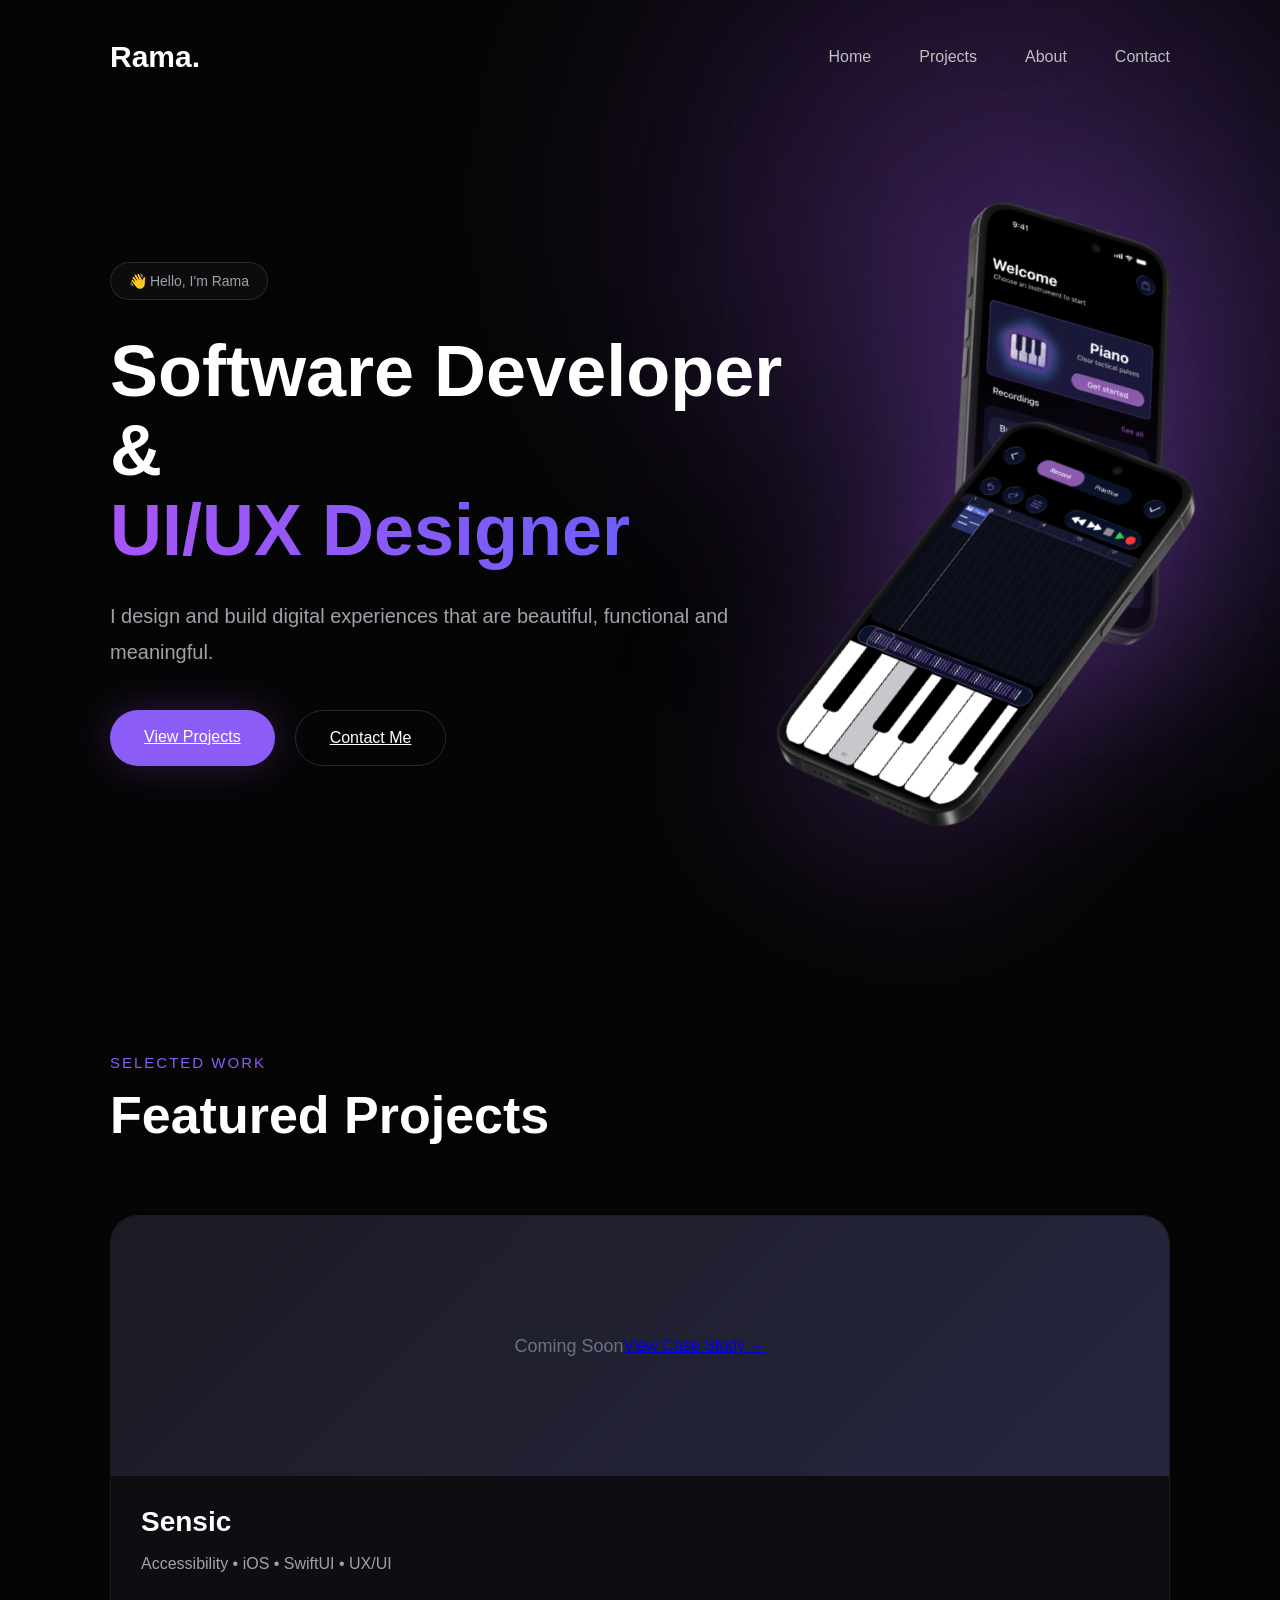
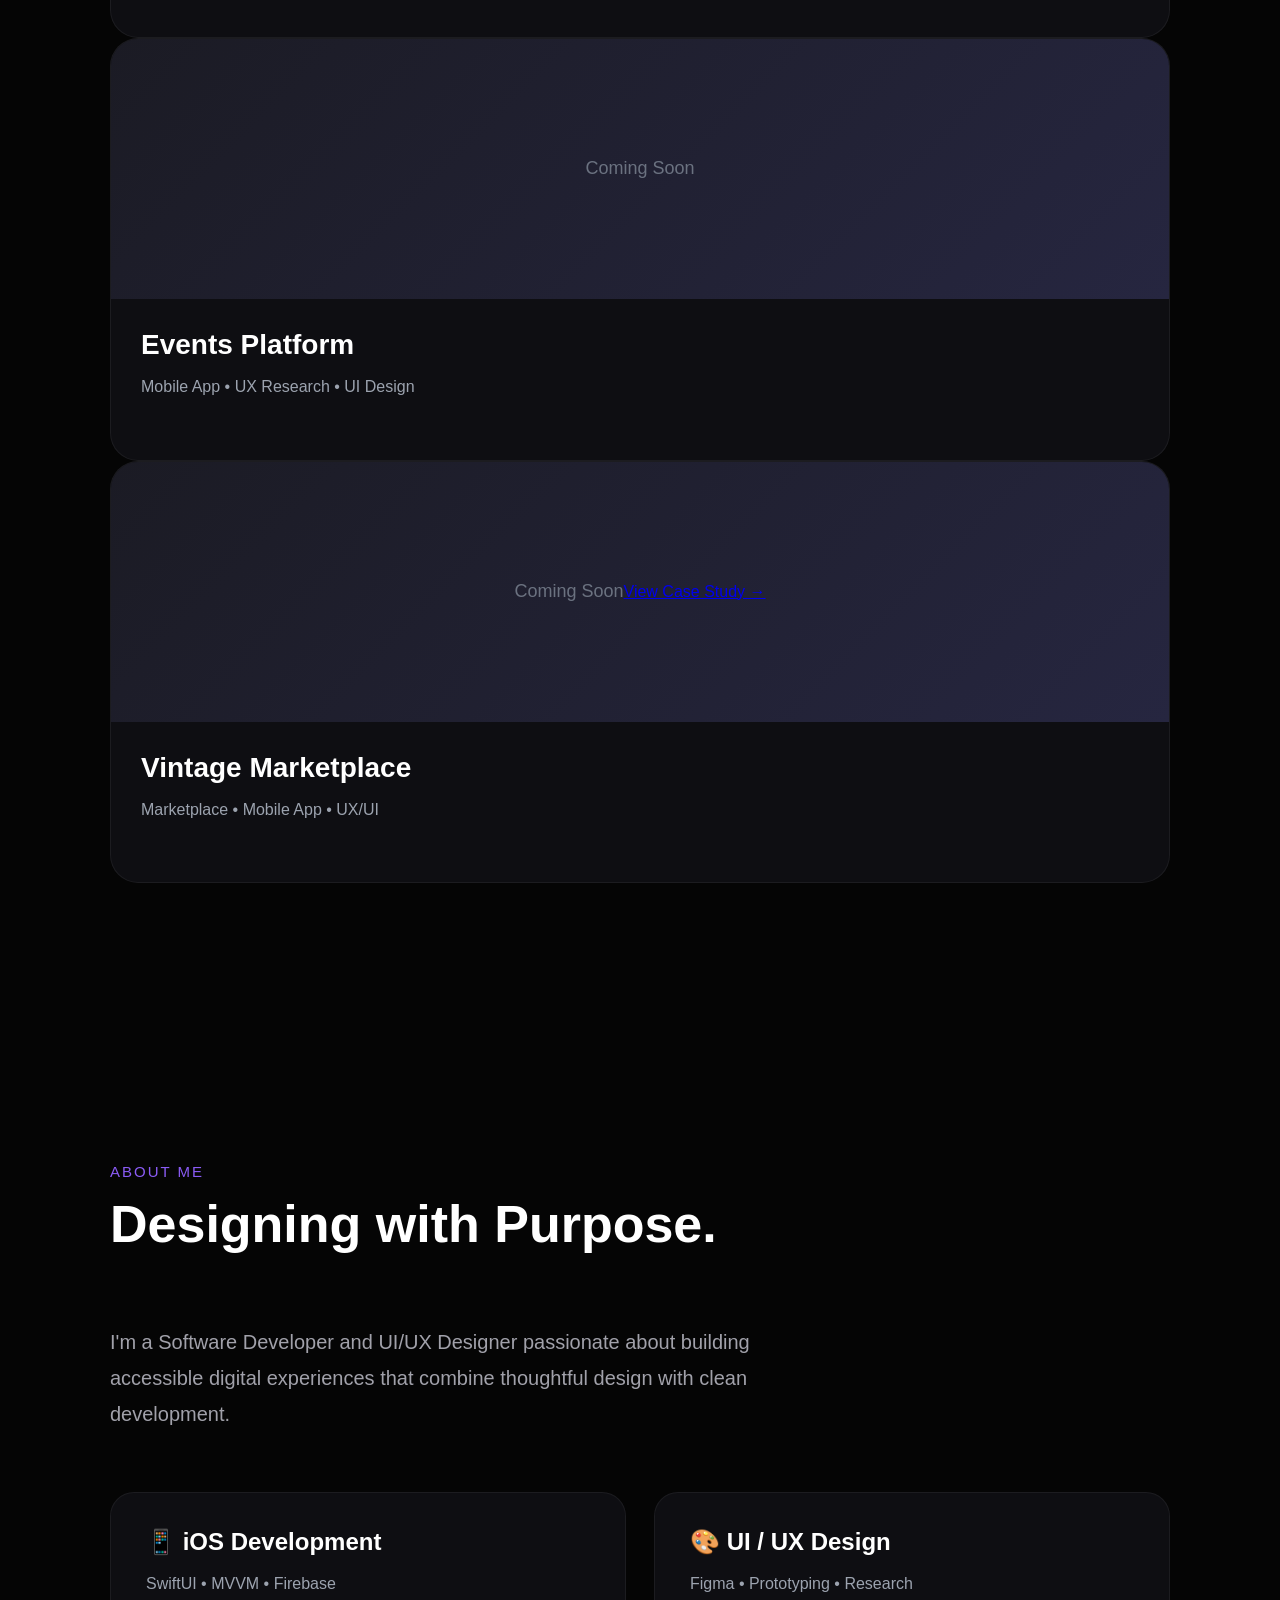
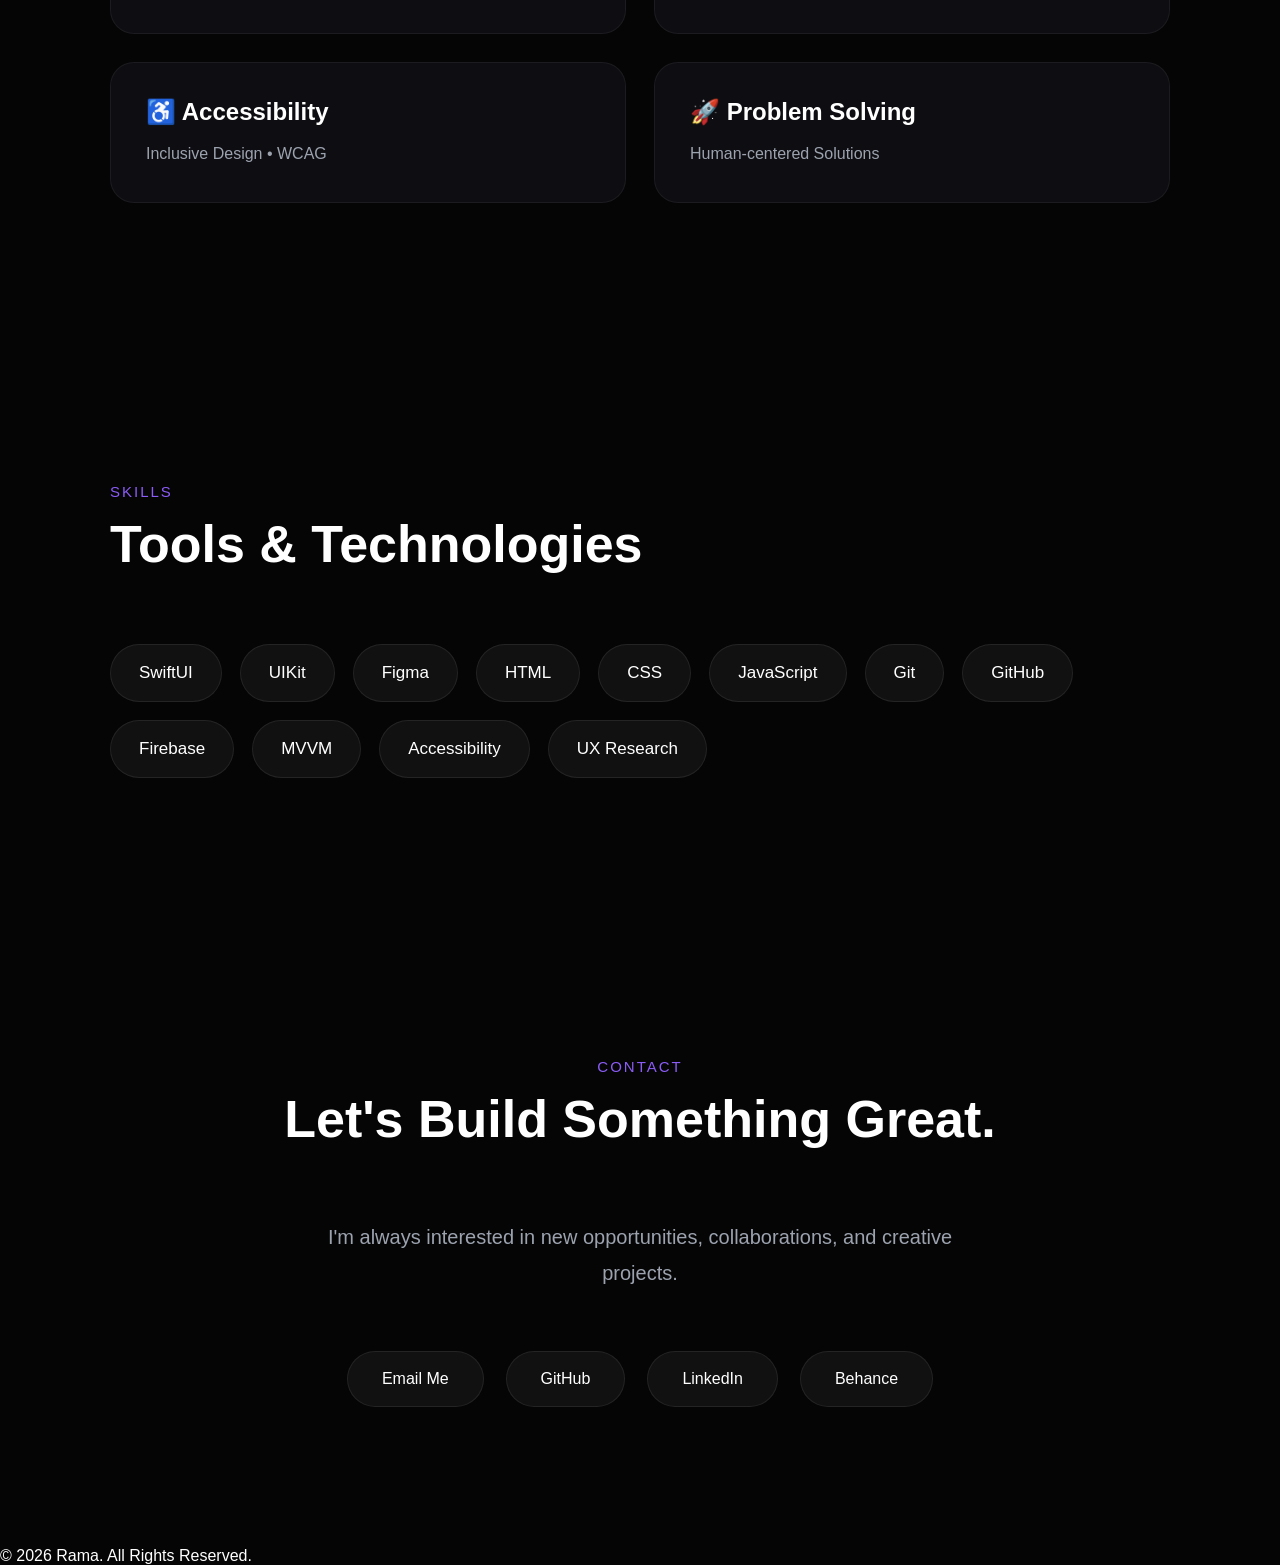
<file: index.html>
<!DOCTYPE html>
<html lang="en">
<head>
    <meta charset="UTF-8">
    <meta name="viewport" content="width=device-width, initial-scale=1.0">
    <title>rama Portfolio</title>

    <link rel="stylesheet" href="style.css">
</head>

<body>
<nav>

   <h2 class="logo">Rama.</h2>

    <ul>

        <li><a href="#hero">Home</a></li>

        <li><a href="#projects">Projects</a></li>

        <li><a href="#about">About</a></li>

        <li><a href="#contact">Contact</a></li>

    </ul>

</nav>
<section id="hero">

    <div class="hero-content">

        <p class="tag">
            👋 Hello, I'm Rama
        </p>

        <h1>
    Software Developer &
    <br>
    <span>UI/UX Designer</span>
</h1>
        <p class="description">

            I design and build digital experiences
            that are beautiful, functional and meaningful.

        </p>

        <div class="buttons">

           <a href="#projects" class="primary-btn">

            View Projects

           </a>

          <a href="#contact" class="secondary-btn">

            Contact Me

           </a>
        </div>

    </div>
<div class="hero-image">

    <img class="phone-left" src="./mockupleft.png" alt="Sensic App">

    <img class="phone-right" src="./mockupright.png" alt="Sensic App">

  </div>
</section>

<section id="projects">

    <div class="section-title">

        <p>Selected Work</p>

        <h2>Featured Projects</h2>

    </div>

    <div class="project-card">

    <div class="project-image project-1">

        <div class="project-overlay">

            <a href="./projects/sensic.html">
                View Case Study →
            </a>
        </div>

    </div>

    <div class="project-content">

        <h3>Sensic</h3>

        <p>
            Accessibility • iOS • SwiftUI • UX/UI
        </p>

    </div>

</div>
        <div class="project-card">

    <div class="project-image project-2">

        <div class="project-overlay">

       
        </div>

    </div>

    <div class="project-content">

        <h3>Events Platform</h3>

        <p>
            Mobile App • UX Research • UI Design
        </p>

    </div>

</div>
      <div class="project-card">

    <div class="project-image project-3">

        <div class="project-overlay">

            <a href="#">View Case Study →</a>

        </div>

    </div>

    <div class="project-content">

        <h3>Vintage Marketplace</h3>

        <p>
            Marketplace • Mobile App • UX/UI
        </p>

    </div>

</div>

</section>

<section id="about">

    <div class="section-title">

        <p>About Me</p>

        <h2>Designing with Purpose.</h2>

    </div>

    <p class="about-description">

        I'm a Software Developer and UI/UX Designer passionate about
        building accessible digital experiences that combine
        thoughtful design with clean development.

    </p>

    <div class="about-grid">

        <div class="about-card">

            <h3>📱 iOS Development</h3>

            <p>SwiftUI • MVVM • Firebase</p>

        </div>

        <div class="about-card">

            <h3>🎨 UI / UX Design</h3>

            <p>Figma • Prototyping • Research</p>

        </div>

        <div class="about-card">

            <h3>♿ Accessibility</h3>

            <p>Inclusive Design • WCAG</p>

        </div>

        <div class="about-card">

            <h3>🚀 Problem Solving</h3>

            <p>Human-centered Solutions</p>

        </div>

    </div>

</section>

<section id="skills">

    <div class="section-title">

        <p>Skills</p>

        <h2>Tools & Technologies</h2>

    </div>

    <div class="skills-grid">

        <div class="skill">SwiftUI</div>

        <div class="skill">UIKit</div>

        <div class="skill">Figma</div>

        <div class="skill">HTML</div>

        <div class="skill">CSS</div>

        <div class="skill">JavaScript</div>

        <div class="skill">Git</div>

        <div class="skill">GitHub</div>

        <div class="skill">Firebase</div>

        <div class="skill">MVVM</div>

        <div class="skill">Accessibility</div>

        <div class="skill">UX Research</div>

    </div>

</section>

<section id="contact">

    <div class="section-title">

        <p>Contact</p>

        <h2>Let's Build Something Great.</h2>

    </div>

    <p class="contact-text">

        I'm always interested in new opportunities,
        collaborations, and creative projects.

    </p>

    <div class="contact-buttons">

        <a href="mailto:ramabader891919@gmail.com" class="contact-btn">
            Email Me
        </a>

        <a href="https://github.com/ramab8919" class="contact-btn">
            GitHub
        </a>

        <a href="#">
            LinkedIn
        </a>

        <a href="#">
            Behance
        </a>

    </div>

</section>
<footer>

    <p>
        © 2026 Rama. All Rights Reserved.
    </p>

</footer>
<script src="script.js"></script>

</body>
</html>
</file>
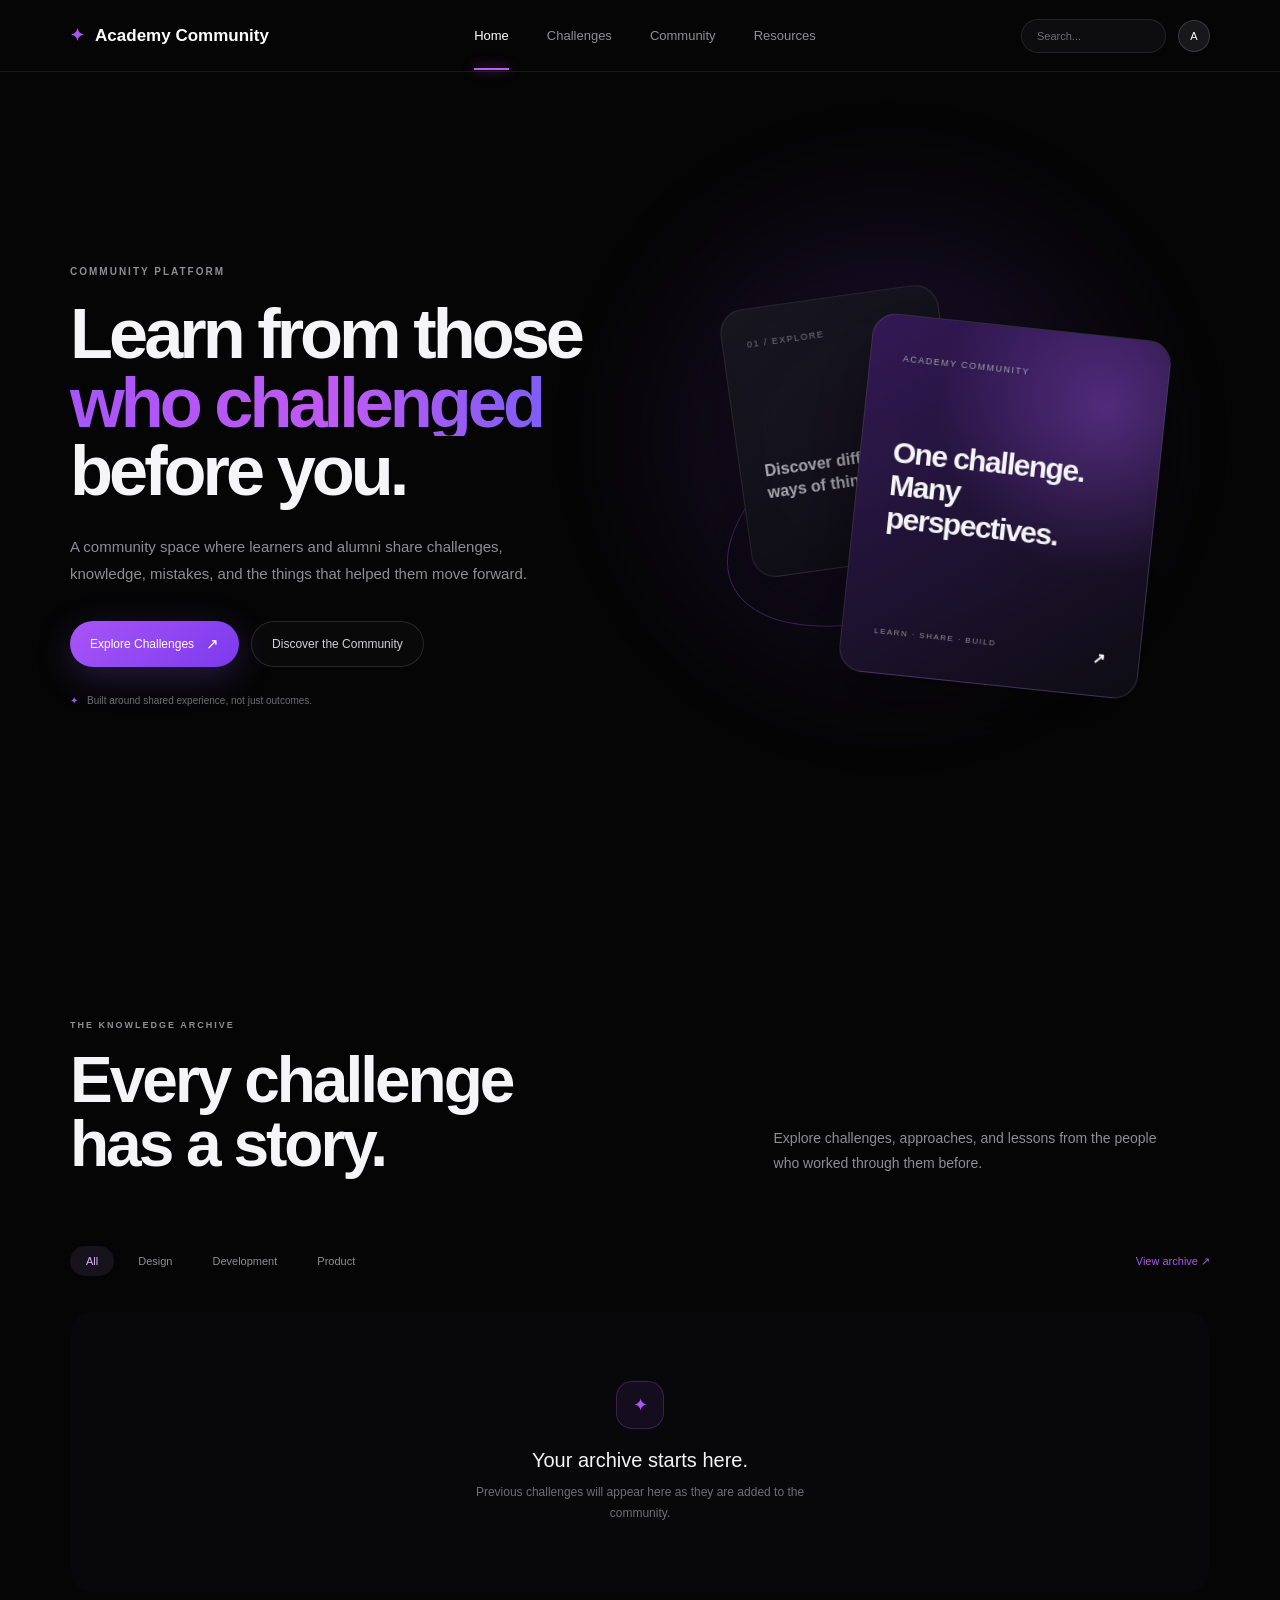
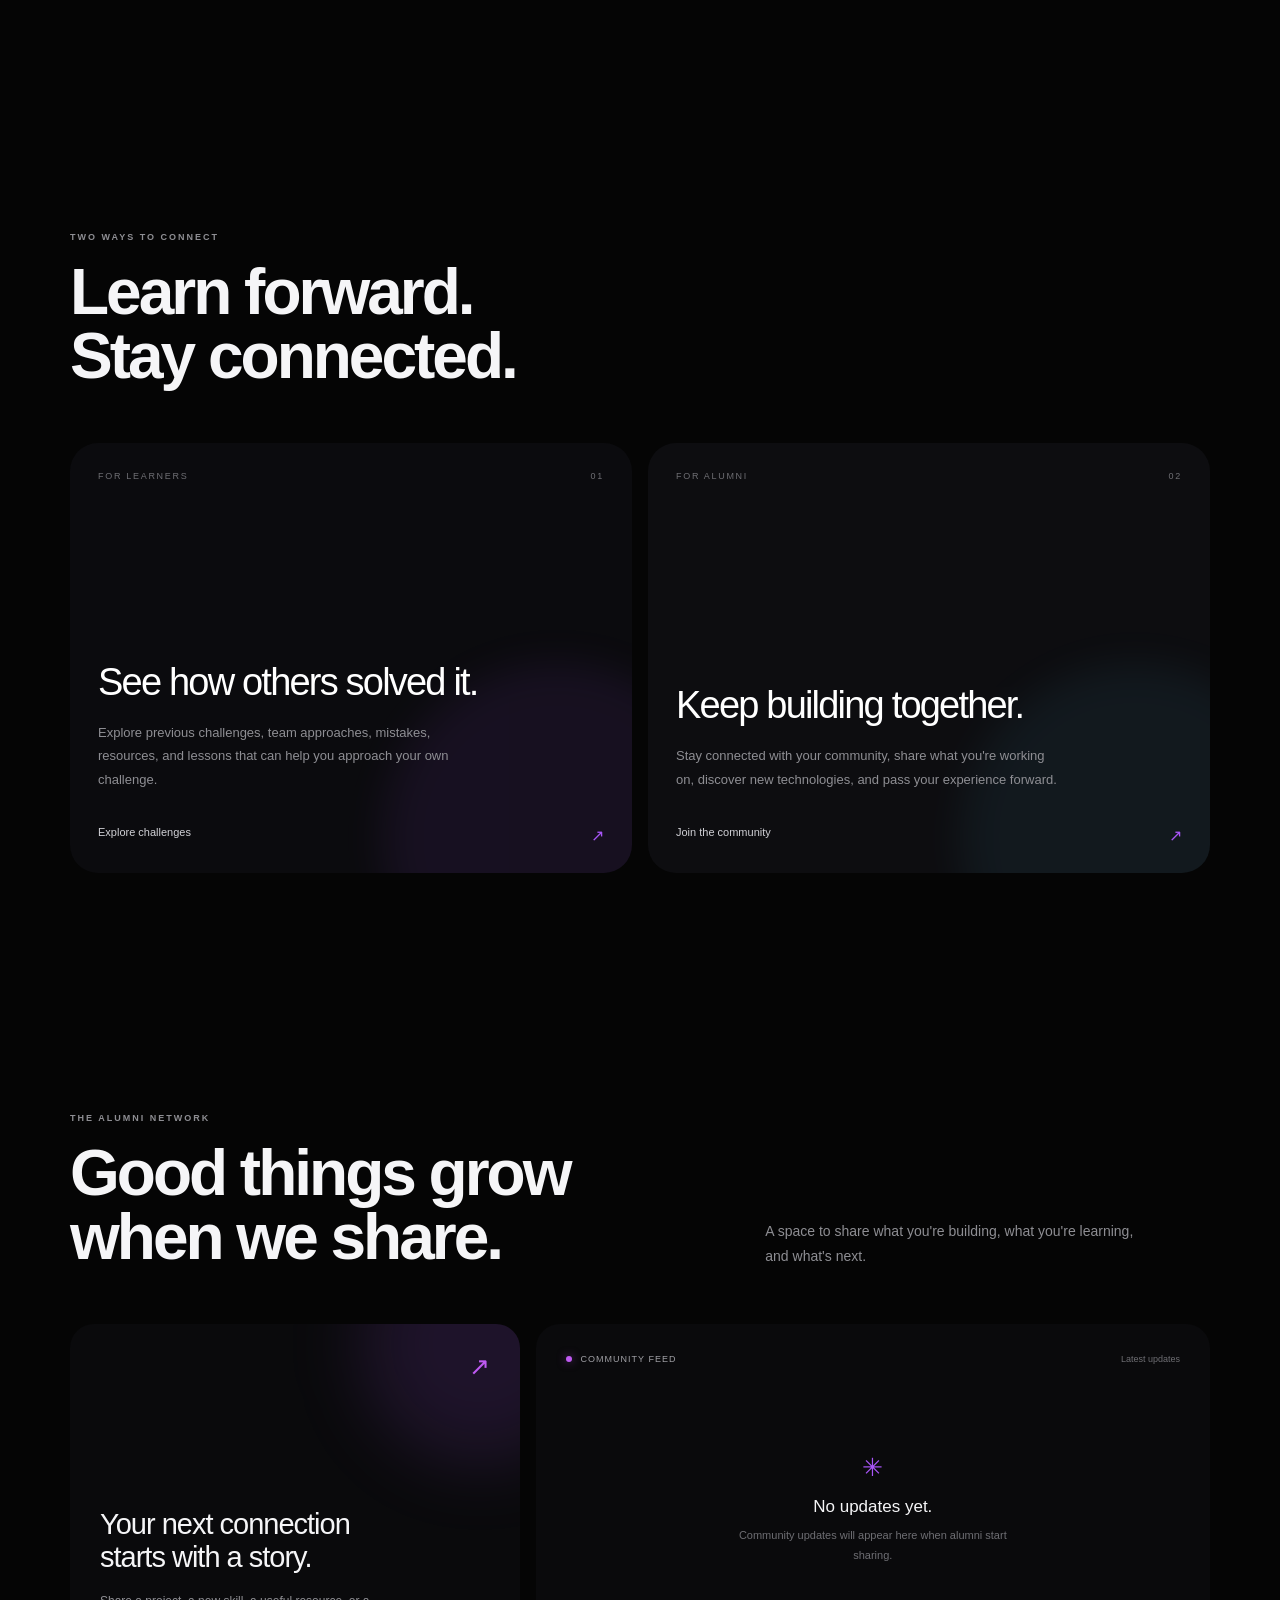
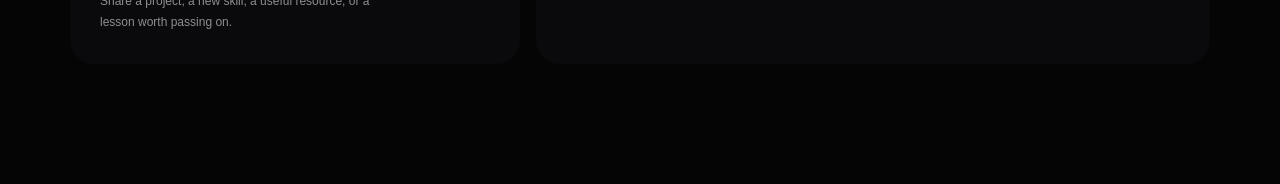
<file: projects/academy-community/index.html>
<!DOCTYPE html>
<html lang="en">

<head>
    <meta charset="UTF-8">
    <meta name="viewport" content="width=device-width, initial-scale=1.0">

    <title>Academy Community</title>

    <link rel="stylesheet" href="style.css">
</head>

<body>

    <header class="site-header">

        <a href="#" class="logo">
            <span>✦</span>
            Academy Community
        </a>

        <nav class="main-nav">

            <a href="#" class="active">Home</a>
            <a href="#">Challenges</a>
            <a href="#">Community</a>
            <a href="#">Resources</a>

        </nav>

        <div class="header-actions">

            <button class="search-button">
                Search...
            </button>

            <button class="profile-button">
                A
            </button>

        </div>

    </header>
    <main>

    <section class="hero">

        <div class="hero-content">

            <p class="hero-eyebrow">
                COMMUNITY PLATFORM
            </p>

            <h1>
                Learn from those
                <span>who challenged</span>
                before you.
            </h1>

            <p class="hero-description">
                A community space where learners and alumni
                share challenges, knowledge, mistakes, and
                the things that helped them move forward.
            </p>

            <div class="hero-buttons">

                <a href="#" class="primary-button">
                    Explore Challenges
                    <span>↗</span>
                </a>

                <a href="#" class="secondary-button">
                    Discover the Community
                </a>

            </div>

            <div class="hero-note">
                <span>✦</span>
                Built around shared experience, not just outcomes.
            </div>

        </div>


        <div class="hero-visual">

            <div class="hero-orbit orbit-one"></div>
            <div class="hero-orbit orbit-two"></div>

            <div class="hero-card card-back">

                <span>01 / EXPLORE</span>

                <strong>
                    Discover different
                    ways of thinking.
                </strong>

            </div>


            <div class="hero-card card-main">

                <small>
                    ACADEMY COMMUNITY
                </small>

                <h2>
                    One challenge.
                    <br>
                    Many perspectives.
                </h2>

                <span class="card-bottom">
                    LEARN · SHARE · BUILD
                    <b>↗</b>
                </span>

            </div>

        </div>

    </section>

    

    <section class="archive">

    <div class="section-heading">

        <div>
            <p class="eyebrow">THE KNOWLEDGE ARCHIVE</p>

            <h2>
                Every challenge<br>
                has a story.
            </h2>
        </div>

        <p>
            Explore challenges, approaches, and lessons
            from the people who worked through them before.
        </p>

    </div>


    <div class="archive-header">

        <div class="archive-filters">
            <button class="filter active">All</button>
            <button class="filter">Design</button>
            <button class="filter">Development</button>
            <button class="filter">Product</button>
        </div>

        <button class="archive-link">
            View archive ↗
        </button>

    </div>


    <div class="archive-empty">

        <div class="empty-icon">
            ✦
        </div>

        <h3>
            Your archive starts here.
        </h3>

        <p>
            Previous challenges will appear here as they are
            added to the community.
        </p>

    </div>

</section>



<section class="paths">

    <div class="paths-intro">
        <p class="eyebrow">TWO WAYS TO CONNECT</p>

        <h2>
            Learn forward.<br>
            Stay connected.
        </h2>
    </div>


    <div class="path-grid">

        <a href="#" class="path-card learner">

            <div class="path-top">
                <span>FOR LEARNERS</span>
                <span>01</span>
            </div>

            <div class="path-content">

                <h3>
                    See how others
                    solved it.
                </h3>

                <p>
                    Explore previous challenges, team approaches,
                    mistakes, resources, and lessons that can help
                    you approach your own challenge.
                </p>

            </div>

            <div class="path-action">
                Explore challenges
                <span>↗</span>
            </div>

        </a>


        <a href="#" class="path-card alumni">

            <div class="path-top">
                <span>FOR ALUMNI</span>
                <span>02</span>
            </div>

            <div class="path-content">

                <h3>
                    Keep building
                    together.
                </h3>

                <p>
                    Stay connected with your community, share what
                    you're working on, discover new technologies,
                    and pass your experience forward.
                </p>

            </div>

            <div class="path-action">
                Join the community
                <span>↗</span>
            </div>

        </a>

    </div>

</section>
<section class="alumni-section" id="community">

    <div class="alumni-heading">
        <div>
            <p class="eyebrow">THE ALUMNI NETWORK</p>

            <h2>
                Good things grow<br>
                when we share.
            </h2>
        </div>

        <p>
            A space to share what you're building,
            what you're learning, and what's next.
        </p>
    </div>

    <div class="alumni-content">

        <div class="alumni-intro">
            <span class="alumni-symbol">↗</span>

            <h3>
                Your next connection<br>
                starts with a story.
            </h3>

            <p>
                Share a project, a new skill, a useful resource,
                or a lesson worth passing on.
            </p>
        </div>

        <div class="alumni-feed">

            <div class="feed-header">
                <div>
                    <span class="feed-indicator"></span>
                    COMMUNITY FEED
                </div>

                <span>Latest updates</span>
            </div>

            <div class="feed-empty">
                <span>✳</span>

                <h3>No updates yet.</h3>

                <p>
                    Community updates will appear here
                    when alumni start sharing.
                </p>
            </div>

        </div>

    </div>

</section>
</main>

</body>

</html>
</file>
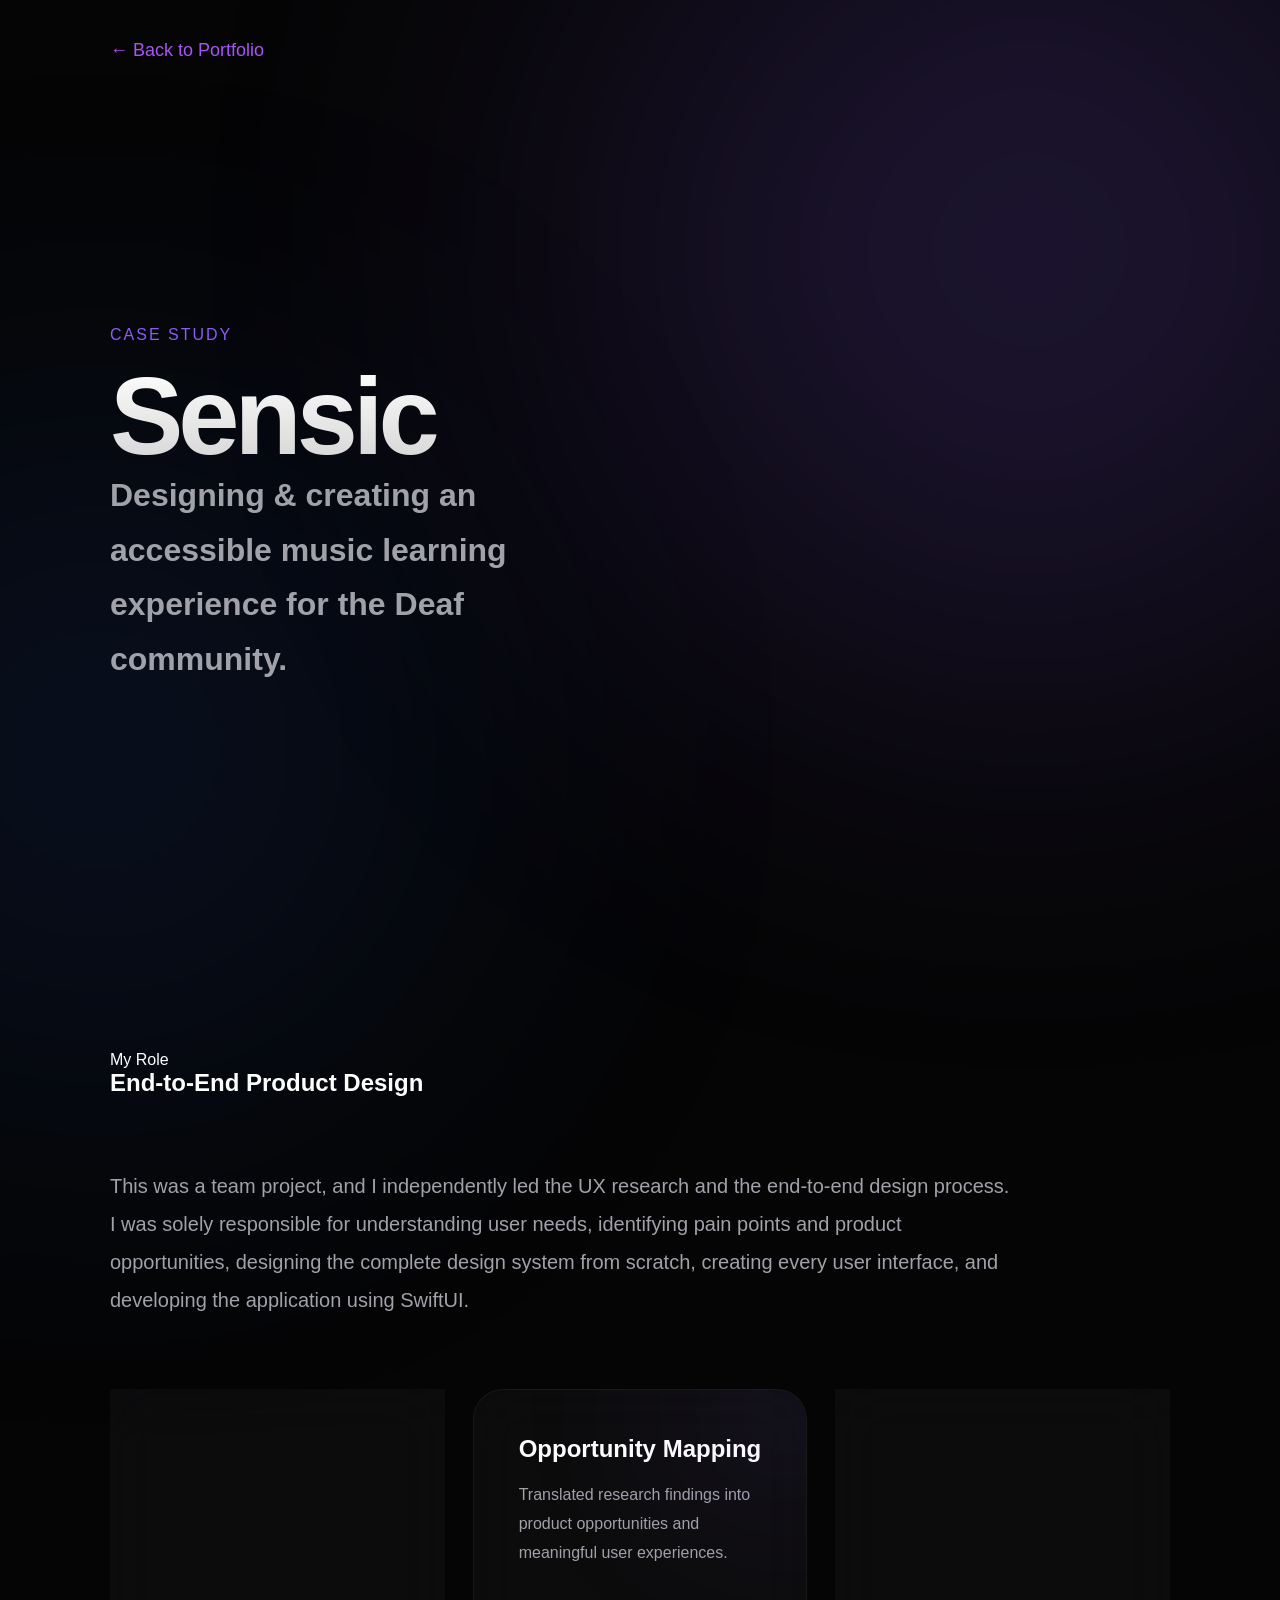
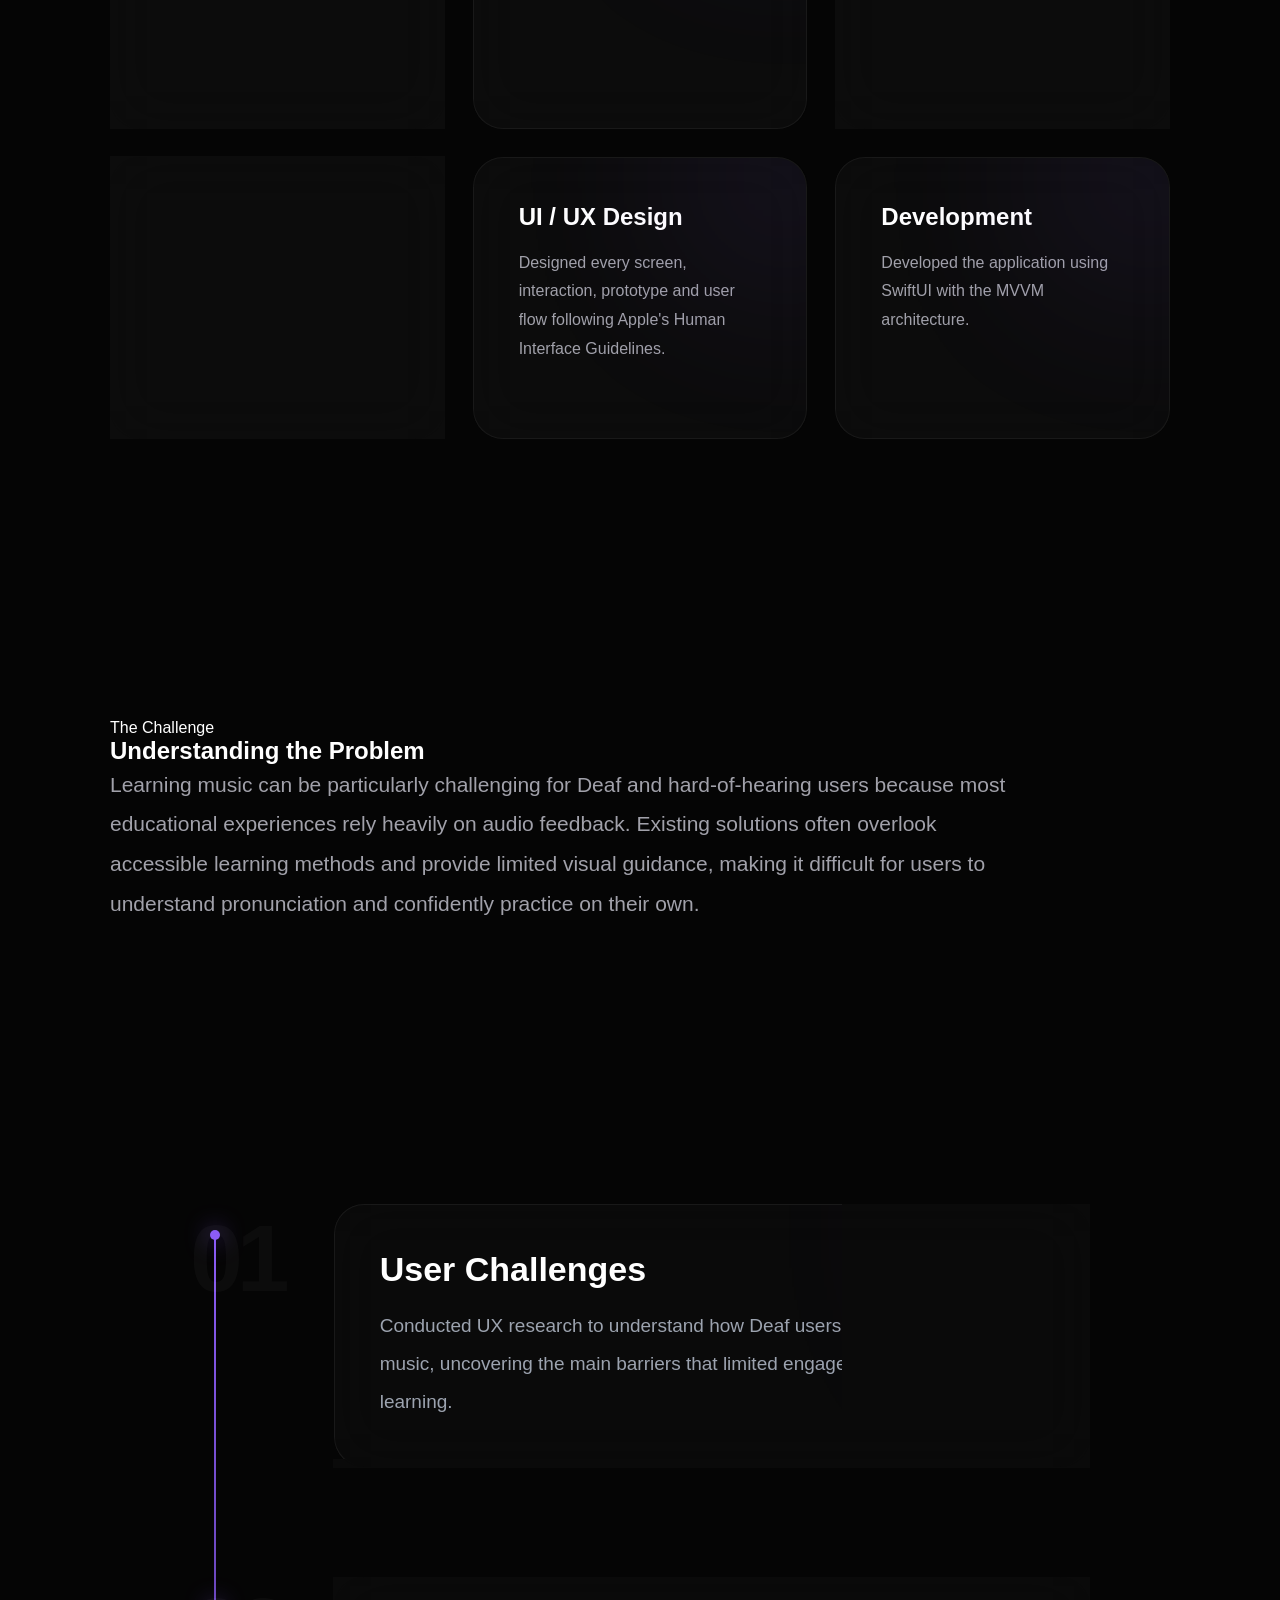
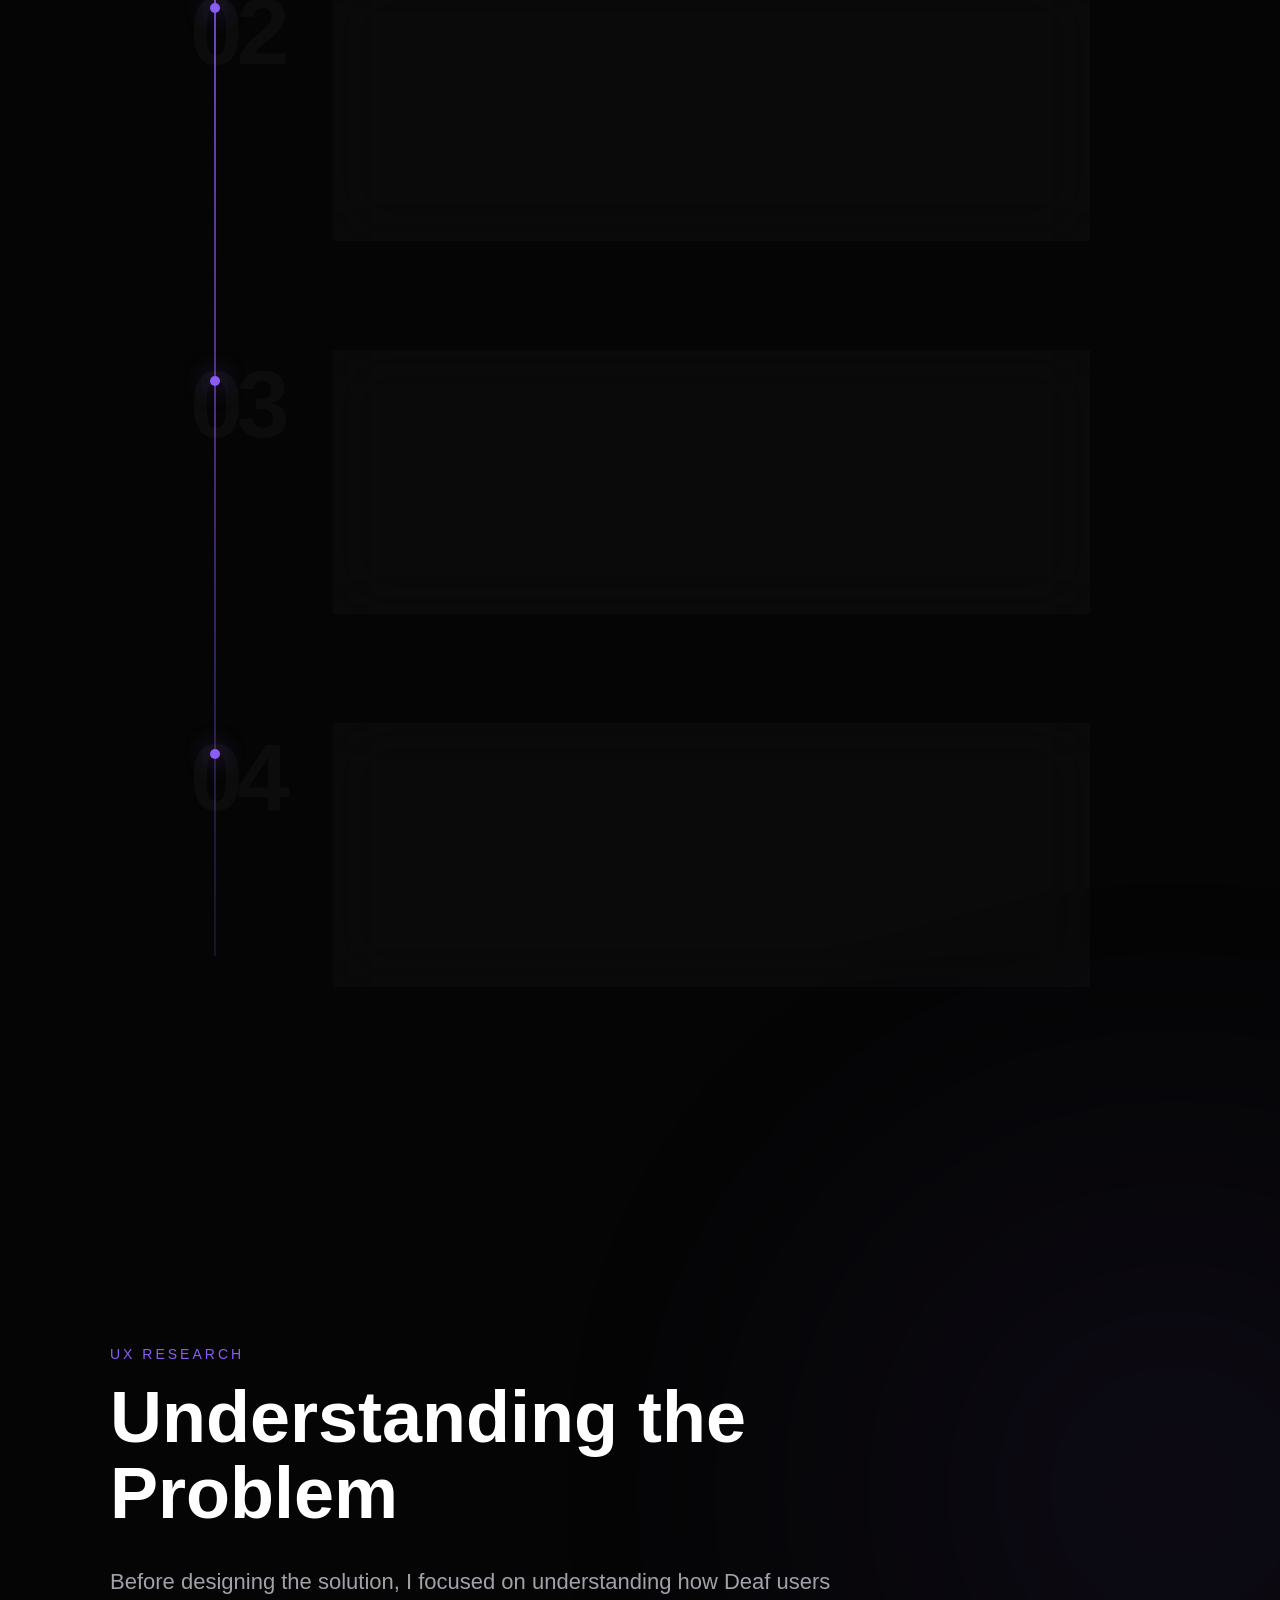
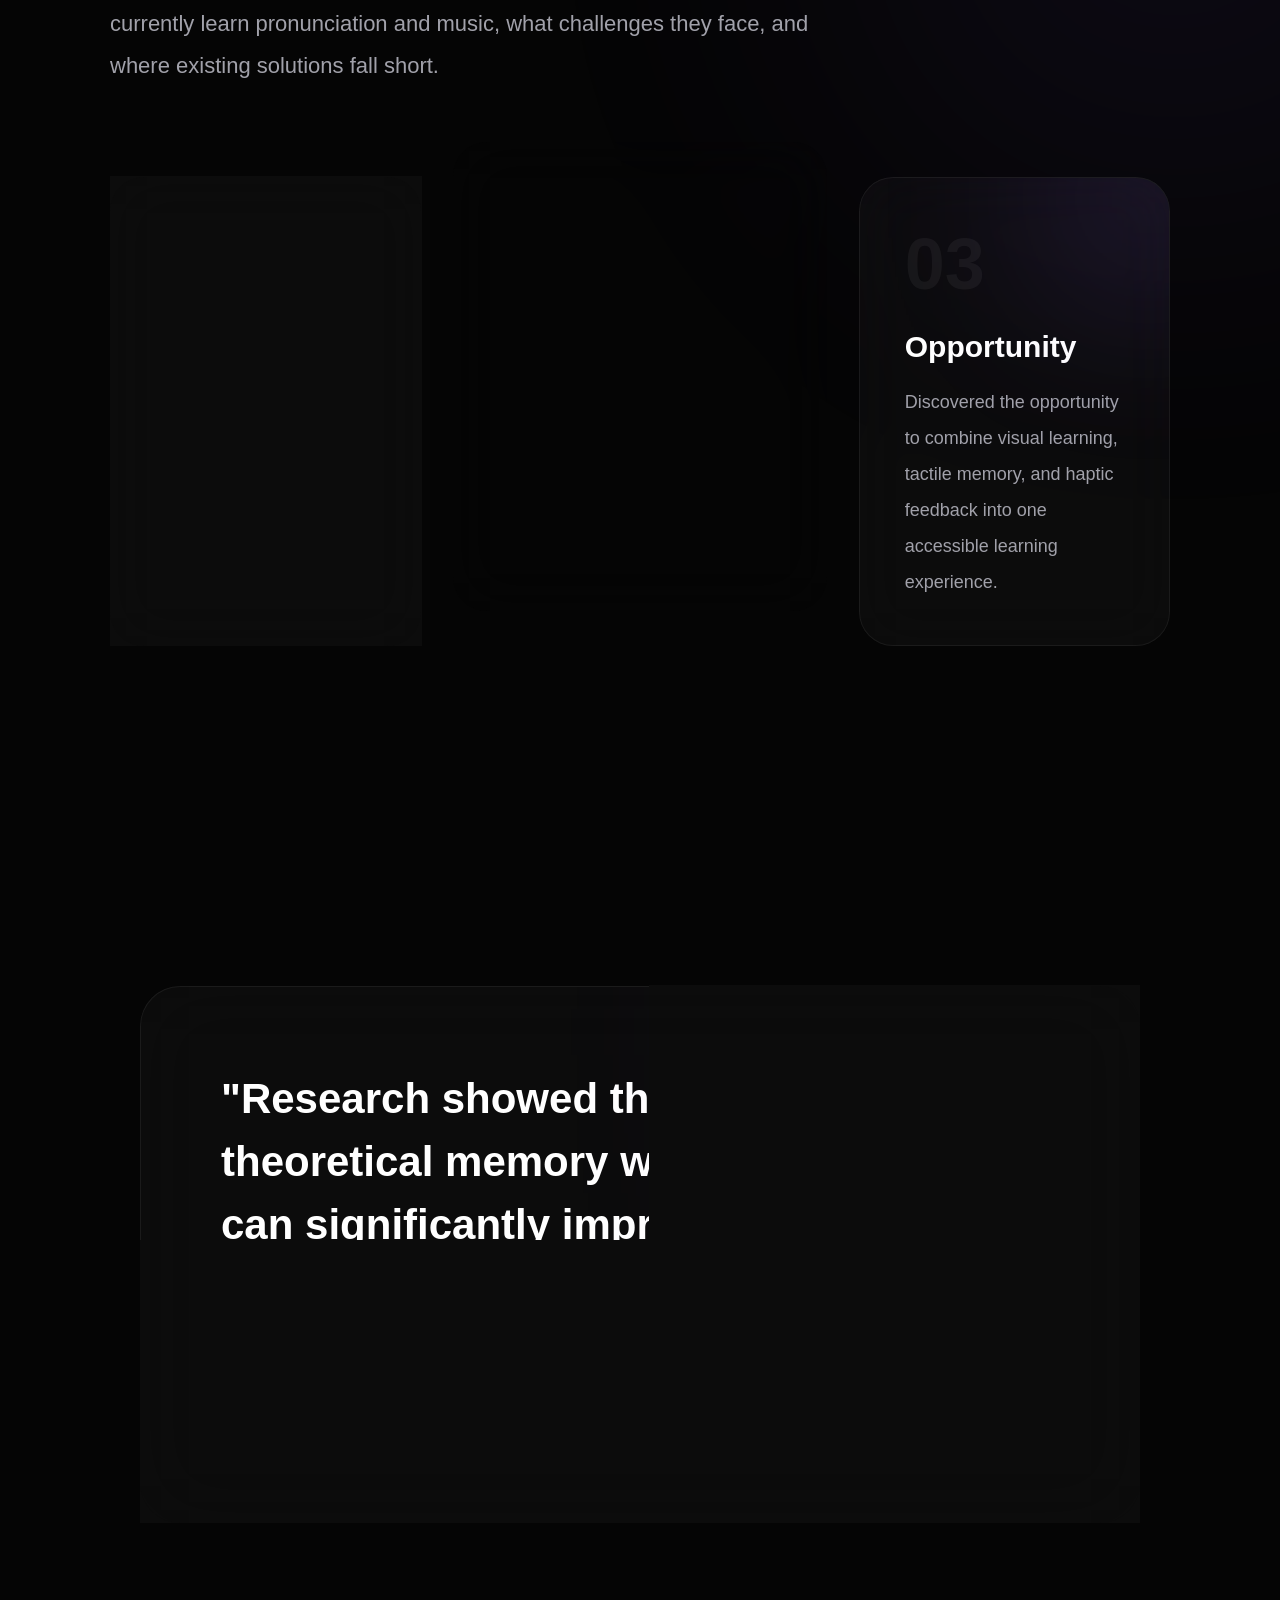
<file: projects/sensic.html>
<!DOCTYPE html>
<html lang="en">
<head>
    <meta charset="UTF-8">
    <meta name="viewport" content="width=device-width, initial-scale=1.0">
    <title>Sensic Case Study | Rama</title>

<link rel="stylesheet" href="case-study.css">
</head>

<body>
<nav class="case-nav">
    <a href="../index.html">← Back to Portfolio</a>
</nav>

<section class="case-hero">

    <div class="hero-text">

        <p class="project-tag">Case Study</p>

        <h1>Sensic</h1>

        <h2>
            Designing & creating an accessible music learning experience
            for the Deaf community.
        </h2>

    </div>

</section>

<section id="my-role">

    <div class="section-title">

        <p>My Role</p>

        <h2>End-to-End Product Design</h2>

    </div>

    <p class="role-description">

      <p class="role-description">

    This was a team project, and I independently led the UX research and the
    end-to-end design process. I was solely responsible for understanding user
    needs, identifying pain points and product opportunities, designing the
    complete design system from scratch, creating every user interface, and
    developing the application using SwiftUI.

    </p>


    <div class="role-grid">

        <div class="role-card">
            <h3>UX Research</h3>
           <p>
    Conducted UX research to understand how Deaf users learn, identify
    challenges, and uncover opportunities that led to integrating declarative
    and tactile memory into the learning experience.
</p>
        </div>

        <div class="role-card">
            <h3>Opportunity Mapping</h3>
            <p>
                Translated research findings into product
                opportunities and meaningful user experiences.
            </p>
        </div>

        <div class="role-card">
            <h3>Learning Strategy</h3>
            <p>
                Applied declarative memory and tactile memory
                principles to strengthen learning through visual
                guidance and haptic feedback.
            </p>
        </div>

        <div class="role-card">
            <h3>Design System</h3>
            <p>
                Designed the complete design system including
                colors, typography, spacing, components,
                accessibility rules and interaction states.
            </p>
        </div>

        <div class="role-card">
            <h3>UI / UX Design</h3>
            <p>
                Designed every screen, interaction,
                prototype and user flow following Apple's
                Human Interface Guidelines.
            </p>
        </div>

        <div class="role-card">
            <h3>Development</h3>
            <p>
                Developed the application using
                SwiftUI with the MVVM architecture.
            </p>
        </div>

    </div>

</section>

<section id="challenge">

    <div class="section-title">

        <p>The Challenge</p>

        <h2>Understanding the Problem</h2>

    </div>

    <p class="challenge-text">

        Learning music can be particularly challenging
        for Deaf and hard-of-hearing users because most educational experiences
        rely heavily on audio feedback. Existing solutions often overlook
        accessible learning methods and provide limited visual guidance,
        making it difficult for users to understand pronunciation and
        confidently practice on their own.

    </p>

</section>

<section class="research-timeline">

    <div class="timeline-line"></div>

    <div class="timeline-item">

        <span class="number">01</span>

        <div class="timeline-content">

            <h3>User Challenges</h3>

            <p>
                Conducted UX research to understand how Deaf users
                experience learning music, uncovering the main barriers
                 that limited engagement and long-term learning.
            </p>

        </div>

    </div>

    <div class="timeline-item">

        <span class="number">02</span>

        <div class="timeline-content">

            <h3>Opportunity Discovery</h3>

            <p>
                Through research, I identified opportunities to improve
                learning by combining visual guidance, haptic feedback,
                and interactive practice into one accessible experience.
            </p>

        </div>

    </div>

    <div class="timeline-item">

        <span class="number">03</span>

        <div class="timeline-content">

            <h3>Memory-Based Learning</h3>

            <p>
                I explored the concepts of declarative memory and tactile
                memory, then transformed these findings into learning
                features that help users retain information through
                repetition, interaction, and touch.
            </p>

        </div>

    </div>

    <div class="timeline-item">

        <span class="number">04</span>

        <div class="timeline-content">

            <h3>From Research to Design</h3>

            <p>
                Every research insight was translated into the complete
                design system, user interface, and interaction patterns,
                ensuring that every screen solved a real user problem.
            </p>

        </div>

    </div>

</section>

<section id="research">

    <p class="section-tag">UX Research</p>

    <h2 class="section-heading">
        Understanding the Problem
    </h2>

    <p class="section-description">

        Before designing the solution, I focused on understanding
        how Deaf users currently learn pronunciation and music,
        what challenges they face, and where existing solutions fall short.

    </p>

    <div class="research-grid">

        <div class="research-card">

            <span>01</span>

            <h3>User Research</h3>

            <p>

                Conducted research to better understand Deaf users'
                learning experiences, communication barriers,
                and accessibility needs.

            </p>

        </div>

        <div class="research-card">

            <span>02</span>

            <h3>Pain Points</h3>

            <p>

                Identified gaps in existing learning methods,
                especially the lack of visual guidance,
                articulation support, and sensory feedback.

            </p>

        </div>

        <div class="research-card">

            <span>03</span>

            <h3>Opportunity</h3>

            <p>

                Discovered the opportunity to combine visual learning,
                tactile memory, and haptic feedback into one
                accessible learning experience.

            </p>

        </div>

    </div>

</section>
<section id="insight">

    <div class="insight-box">

        <p class="quote">

            "Research showed that combining theoretical memory
            with tactile memory can significantly improve
            learning retention."

        </p>

        <p class="quote-description">

            This insight became one of the main design decisions i made
            behind Sensic, leading to interactive visual learning,
            haptic guidance, and pronunciation practice.

        </p>

    </div>

</section>


</body>
</html>
</file>
<file: style.css>
/*  Reset */

*{
    margin: 0;
    padding: 0;
    box-sizing: border-box;
}

/*  Body*/
body{
    font-family: Arial, Helvetica, sans-serif;
    background: #050505;
    color: white;
    overflow-x: hidden;
}

/* Glow Background */

body::before{
    content: "";

    position: fixed;

    width: 900px;
    height: 900px;

    top: -250px;
    right: -150px;

    border-radius: 50%;

    background: radial-gradient(
        circle,
        rgba(168,85,247,.28) 0%,
        rgba(168,85,247,.12) 40%,
        transparent 75%
    );

    filter: blur(100px);

    z-index: -1;
}

/*  Navbar */

nav{
    display: flex;
    justify-content: space-between;
    align-items: center;

    padding: 40px 110px;
}
.logo{
    font-size: 30px;
    font-weight: 700;
}
nav ul{
    display: flex;
    list-style: none;
    gap: 48px;
}

nav a{
    color: #BFBFBF;
    text-decoration: none;
    font-size: 16px;
    transition: 0.3s;
}

nav a:hover{
    color: #9D5CFF;
}

/* 
   Hero
 */

#hero{
    min-height: calc(100vh - 100px);

    display: grid;

    grid-template-columns: 1fr 1fr;

    align-items: center;

    gap: 80px;

    padding: 0 110px;
}

.hero-content{
    width: 700px;
}

.tag{
    display: inline-block;
    padding: 10px 18px;
    border: 1px solid rgba(255,255,255,.12);
    border-radius: 999px;
    color: #9CA3AF;
    margin-bottom: 32px;
    font-size: 14px;
    background: rgba(255,255,255,.03);
}

.hero-content h1{
    font-size: 72px;
    line-height: 1.1;
    font-weight: 700;
    margin-bottom: 28px;
}

.hero-content span{

    background: linear-gradient(
        90deg,
        #A855F7,
        #6D5EF8
    );

    -webkit-background-clip: text;

    -webkit-text-fill-color: transparent;
}

.description{
    max-width: 650px;
    font-size: 20px;
    line-height: 1.8;
    color: #A1A1AA;
}

.buttons{
    display: flex;
    gap: 20px;
    margin-top: 40px;
}

.primary-btn,
.secondary-btn{
    padding: 18px 34px;
    border-radius: 999px;
    font-size: 16px;
    cursor: pointer;
    transition: .3s;
}

.primary-btn{
    background: #8B5CF6;
    color: white;
    border: none;
    box-shadow:
    0 0 40px rgba(168,85,247,.25);

}

.primary-btn:hover{
    transform: translateY(-4px);
}

.secondary-btn{
    background: transparent;
    border: 1px solid rgba(255,255,255,.15);
    color: white;
}

.secondary-btn:hover{
    background: rgba(255,255,255,.06);
}
/* 
   Hero Image */

/* 
   Hero Image
=========================== */

.hero-image{

    position: relative;

    height: 700px;

    width: 100%;

}
.hero-image::before{

    content:"";

    position:absolute;

    width:420px;

    height:420px;

    background:#8B5CF6;

    border-radius:50%;

    filter:blur(140px);

    opacity:.22;

    z-index:-1;

}
.phone-left{

    position: absolute;

    width: 300px;

    top: 30px;

    left: 20px;

    transform: rotate(-18deg);

    animation: floatLeft 6s ease-in-out infinite;

    filter: drop-shadow(0 40px 90px rgba(168,85,247,.25));

}

.phone-right{

    position: absolute;

    width: 330px;

    right: 20px;

    top: 250px;

    transform: rotate(18deg);

    animation: floatRight 6s ease-in-out infinite;

    filter: drop-shadow(0 40px 90px rgba(168,85,247,.25));

}
@keyframes floatLeft{

    0%{
        transform:translateY(0) rotate(-8deg);
    }

    50%{
        transform:translateY(-18px) rotate(-8deg);
    }

    100%{
        transform:translateY(0) rotate(-8deg);
    }

}

@keyframes floatRight{

    0%{
        transform:translateY(0) rotate(8deg);
    }

    50%{
        transform:translateY(18px) rotate(8deg);
    }

    100%{
        transform:translateY(0) rotate(8deg);
    }

}
/* 
   Projects
 */

#projects{

    padding:140px 110px;

}

.section-title{

    margin-bottom:70px;

}

.section-title p{

    color:#8B5CF6;

    font-size:15px;

    margin-bottom:14px;

    text-transform:uppercase;

    letter-spacing:2px;

}

.section-title h2{

    font-size:52px;

    font-weight:700;

}

.projects-grid{

    display:grid;

    grid-template-columns:repeat(3,1fr);

    gap:35px;

}

.project-card{

    background:#0E0E12;

    border:1px solid rgba(255,255,255,.06);

    border-radius:28px;

    overflow:hidden;

    transition:.35s;

}

.project-card:hover{

    transform:translateY(-10px);

    border-color:#8B5CF6;

    box-shadow:0 25px 70px rgba(139,92,246,.18);

}

.project-image{

    height:260px;

    background:linear-gradient(
        135deg,
        #1B1B24,
        #262640
    );

    display:flex;

    justify-content:center;

    align-items:center;

}

.project-image::before{

    content:"Coming Soon";

    color:#6B7280;

    font-size:18px;

}

.project-content{

    padding:30px;

}

.project-content h3{

    font-size:28px;

    margin-bottom:12px;

}

.project-content p{

    color:#9CA3AF;

    line-height:1.8;

    margin-bottom:28px;

}

.project-content a{

    color:#8B5CF6;

    text-decoration:none;

    font-weight:600;

}

.project-content a:hover{

    color:white;

}
/* 
   About
 */

#about{

    padding:140px 110px;

}

.about-description{

    max-width:700px;

    color:#A1A1AA;

    font-size:20px;

    line-height:1.8;

    margin-bottom:60px;

}

.about-grid{

    display:grid;

    grid-template-columns:repeat(2,1fr);

    gap:28px;

}

.about-card{

    background:#0E0E12;

    border:1px solid rgba(255,255,255,.06);

    border-radius:24px;

    padding:35px;

    transition:.3s;

}

.about-card:hover{

    transform:translateY(-8px);

    border-color:#8B5CF6;

}

.about-card h3{

    margin-bottom:14px;

    font-size:24px;

}

.about-card p{

    color:#9CA3AF;

    line-height:1.7;

}
/* 
   Skills
 */

#skills{

    padding:140px 110px;

}

.skills-grid{

    display:flex;

    flex-wrap:wrap;

    gap:18px;

    margin-top:60px;

}

.skill{

    padding:18px 28px;

    border-radius:999px;

    background:#111111;

    border:1px solid rgba(255,255,255,.08);

    color:white;

    font-size:17px;

    transition:.3s;

}

.skill:hover{

    background:#8B5CF6;

    transform:translateY(-5px);

    box-shadow:0 15px 35px rgba(139,92,246,.25);

}
/*
============================
Contact
============================
*/

#contact{

    padding:140px 110px;

    text-align:center;

}

.contact-text{

    max-width:650px;

    margin:auto;

    color:#9CA3AF;

    font-size:20px;

    line-height:1.8;

}

.contact-buttons{

    display:flex;

    justify-content:center;

    gap:22px;

    margin-top:60px;

    flex-wrap:wrap;

}

.contact-buttons a{

    padding:18px 34px;

    border-radius:999px;

    text-decoration:none;

    color:white;

    background:#111111;

    border:1px solid rgba(255,255,255,.08);

    transition:.3s;

}

.contact-buttons a:hover{

    background:#8B5CF6;

    transform:translateY(-5px);

}
</file>
<file: projects/academy-community/style.css>
* {
    margin: 0;
    padding: 0;
    box-sizing: border-box;
}

body {
    background: #050505;
    color: #f5f5f7;
    font-family: Arial, sans-serif;
}

.site-header {
    height: 72px;
    padding: 0 70px;

    display: flex;
    align-items: center;
    justify-content: space-between;

    border-bottom: 1px solid rgba(255, 255, 255, 0.08);

    background: rgba(5, 5, 5, 0.8);
}

.logo {
    color: white;
    text-decoration: none;
    font-size: 17px;
    font-weight: 600;
}

.logo span {
    color: #a855f7;
    margin-right: 7px;
}

.main-nav {
    display: flex;
    gap: 38px;
}

.main-nav a {
    position: relative;

    color: #8e8e93;
    text-decoration: none;

    font-size: 13px;

    padding: 27px 0;
}

.main-nav a:hover,
.main-nav a.active {
    color: white;
}

.main-nav a.active::after {
    content: "";

    position: absolute;
    left: 0;
    right: 0;
    bottom: 0;

    height: 2px;

    background: #bf5af2;
    box-shadow: 0 0 12px rgba(191, 90, 242, 0.7);
}

.header-actions {
    display: flex;
    align-items: center;
    gap: 12px;
}

.search-button {
    width: 145px;
    height: 34px;

    border: 1px solid rgba(255, 255, 255, 0.09);
    border-radius: 20px;

    background: #0d0d0f;
    color: #6e6e73;

    font-size: 11px;
    text-align: left;
    padding-left: 15px;
}

.profile-button {
    width: 32px;
    height: 32px;

    border-radius: 50%;
    border: 1px solid rgba(255, 255, 255, 0.15);

    background: #18181b;
    color: white;

    font-size: 11px;
}
.hero {
    min-height: calc(100vh - 72px);

    padding: 80px 70px;

    display: grid;
    grid-template-columns: 1fr 1fr;
    align-items: center;
    gap: 80px;

    position: relative;
    overflow: hidden;
}

.hero::before {
    content: "";

    position: absolute;

    width: 650px;
    height: 650px;

    right: 5%;
    top: 5%;

    background:
        radial-gradient(
            circle,
            rgba(137, 65, 255, 0.20),
            transparent 65%
        );

    filter: blur(40px);

    pointer-events: none;
}

.hero-content {
    position: relative;
    z-index: 2;
}

.hero-eyebrow {
    margin-bottom: 22px;

    color: #8e8e93;

    font-size: 10px;
    font-weight: 600;

    letter-spacing: 2px;
}

.hero h1 {
    max-width: 650px;

    font-size: clamp(52px, 5.5vw, 78px);
    line-height: 0.98;
    letter-spacing: -4px;
    font-weight: 600;
}

.hero h1 span {
    display: block;

    background:
        linear-gradient(
            90deg,
            #a855f7,
            #bf5af2,
            #6d5ef8
        );

    -webkit-background-clip: text;
    -webkit-text-fill-color: transparent;
}

.hero-description {
    max-width: 500px;

    margin-top: 28px;

    color: #8e8e93;

    font-size: 15px;
    line-height: 1.8;
}

.hero-buttons {
    display: flex;
    align-items: center;
    gap: 12px;

    margin-top: 34px;
}

.primary-button,
.secondary-button {
    height: 46px;

    display: inline-flex;
    align-items: center;
    justify-content: center;

    padding: 0 20px;

    border-radius: 24px;

    text-decoration: none;

    font-size: 12px;
}

.primary-button {
    gap: 12px;

    background: linear-gradient(
        135deg,
        #a855f7,
        #7c3aed
    );

    color: white;

    box-shadow:
        0 10px 35px
        rgba(139, 92, 246, 0.25);
}

.primary-button span {
    font-size: 15px;
}

.secondary-button {
    border: 1px solid rgba(255,255,255,0.12);

    color: #d1d1d6;

    background: rgba(255,255,255,0.02);
}

.hero-note {
    display: flex;
    align-items: center;
    gap: 9px;

    margin-top: 28px;

    color: #6e6e73;

    font-size: 10px;
}

.hero-note span {
    color: #a855f7;
}


/* HERO VISUAL */

.hero-visual {
    min-height: 500px;

    position: relative;

    display: flex;
    align-items: center;
    justify-content: center;
}

.hero-orbit {
    position: absolute;

    border: 1px solid rgba(168,85,247,0.35);

    border-radius: 50%;

    transform: rotate(-25deg);
}

.orbit-one {
    width: 470px;
    height: 220px;
}

.orbit-two {
    width: 390px;
    height: 180px;

    transform: rotate(25deg);
}

.hero-card {
    position: absolute;

    border: 1px solid rgba(255,255,255,0.12);

    border-radius: 24px;

    background:
        linear-gradient(
            145deg,
            rgba(25,25,32,0.95),
            rgba(8,8,12,0.92)
        );

    box-shadow:
        0 30px 80px rgba(0,0,0,0.45);

    backdrop-filter: blur(20px);
}

.card-back {
    width: 220px;
    height: 270px;

    padding: 24px;

    transform:
        translate(-100px, -55px)
        rotate(-8deg);

    opacity: 0.8;
}

.card-back span {
    color: #8e8e93;

    font-size: 9px;
    letter-spacing: 1.5px;
}

.card-back strong {
    display: block;

    margin-top: 110px;

    color: #d1d1d6;

    font-size: 16px;
    line-height: 1.4;
}

.card-main {
    width: 300px;
    height: 360px;

    padding: 32px;

    transform:
        translate(60px, 20px)
        rotate(6deg);

    background:
        linear-gradient(
            145deg,
            rgba(52, 25, 88, 0.95),
            rgba(12, 12, 18, 0.96)
        );
}

.card-main::before {
    content: "";

    position: absolute;
    inset: 0;

    border-radius: inherit;

    background:
        radial-gradient(
            circle at 80% 20%,
            rgba(168,85,247,0.35),
            transparent 45%
        );

    pointer-events: none;
}

.card-main small {
    position: relative;

    color: #a1a1a6;

    font-size: 9px;
    letter-spacing: 1.5px;
}

.card-main h2 {
    position: relative;

    margin-top: 70px;

    font-size: 30px;
    line-height: 1.1;
    letter-spacing: -1.5px;
}

.card-bottom {
    position: absolute;

    left: 32px;
    right: 32px;
    bottom: 28px;

    display: flex;
    justify-content: space-between;

    color: #8e8e93;

    font-size: 8px;
    letter-spacing: 1.5px;
}

.card-bottom b {
    color: white;
    font-size: 15px;
}
.archive {
    padding: 120px 70px;
    border-top: 1px solid var(--border);
}

.section-heading {
    display: grid;
    grid-template-columns: 1fr 0.7fr;
    gap: 80px;
    align-items: end;
}

.eyebrow {
    margin-bottom: 18px;
    color: #8e8e93;
    font-size: 9px;
    font-weight: 600;
    letter-spacing: 2px;
}

.section-heading h2 {
    font-size: clamp(42px, 5vw, 68px);
    line-height: 1;
    letter-spacing: -3px;
    font-weight: 600;
}

.section-heading > p {
    max-width: 390px;
    color: #8e8e93;
    font-size: 14px;
    line-height: 1.8;
}

.archive-header {
    margin-top: 70px;
    padding-bottom: 18px;

    display: flex;
    align-items: center;
    justify-content: space-between;

    border-bottom: 1px solid var(--border);
}

.archive-filters {
    display: flex;
    gap: 8px;
}

.filter {
    padding: 9px 16px;

    border: 1px solid var(--border);
    border-radius: 20px;

    background: transparent;
    color: #8e8e93;

    font-size: 11px;
}

.filter.active {
    background: #17131d;
    border-color: rgba(191, 90, 242, 0.4);
    color: #d8b4fe;
}

.archive-link {
    border: 0;
    background: transparent;
    color: #a855f7;
    font-size: 11px;
}

.archive-empty {
    min-height: 280px;
    margin-top: 18px;

    display: flex;
    flex-direction: column;
    align-items: center;
    justify-content: center;

    border: 1px solid var(--border);
    border-radius: 24px;

    background: #08080a;

    text-align: center;
}

.empty-icon {
    width: 48px;
    height: 48px;

    display: grid;
    place-items: center;

    margin-bottom: 20px;

    border: 1px solid rgba(168, 85, 247, 0.25);
    border-radius: 16px;

    background: rgba(168, 85, 247, 0.08);

    color: #a855f7;
    font-size: 18px;
}

.archive-empty h3 {
    font-size: 20px;
    font-weight: 500;
}

.archive-empty p {
    max-width: 360px;
    margin-top: 10px;

    color: #6e6e73;
    font-size: 12px;
    line-height: 1.7;
}
.paths {
    padding: 120px 70px;
    border-top: 1px solid var(--border);
}

.paths-intro {
    margin-bottom: 55px;
}

.paths-intro h2 {
    font-size: clamp(42px, 5vw, 68px);
    line-height: 1;
    letter-spacing: -3px;
    font-weight: 600;
}

.path-grid {
    display: grid;
    grid-template-columns: 1fr 1fr;
    gap: 16px;
}

.path-card {
    min-height: 430px;
    padding: 28px;

    display: flex;
    flex-direction: column;

    border: 1px solid var(--border);
    border-radius: 28px;

    color: white;
    text-decoration: none;

    overflow: hidden;
    position: relative;

    transition:
        transform 0.35s ease,
        border-color 0.35s ease;
}

.path-card:hover {
    transform: translateY(-6px);
    border-color: rgba(255,255,255,0.18);
}

.path-card::before {
    content: "";

    position: absolute;
    width: 350px;
    height: 350px;

    right: -100px;
    bottom: -140px;

    border-radius: 50%;

    filter: blur(20px);

    opacity: 0.5;
}

.learner {
    background: #0b0b0e;
}

.learner::before {
    background: rgba(168, 85, 247, 0.16);
}

.alumni {
    background: #0d0d10;
}

.alumni::before {
    background: rgba(100, 210, 255, 0.12);
}

.path-top {
    display: flex;
    justify-content: space-between;

    color: #6e6e73;

    font-size: 9px;
    letter-spacing: 1.7px;
}

.path-content {
    max-width: 390px;
    margin-top: auto;

    position: relative;
}

.path-content h3 {
    font-size: 38px;
    line-height: 1.05;
    letter-spacing: -1.8px;
    font-weight: 500;
}

.path-content p {
    margin-top: 18px;

    color: #8e8e93;

    font-size: 13px;
    line-height: 1.8;
}

.path-action {
    margin-top: 35px;

    display: flex;
    justify-content: space-between;

    color: #d1d1d6;

    font-size: 11px;

    position: relative;
}

.path-action span {
    color: #a855f7;
    font-size: 16px;
}




.alumni-section {
    padding: 120px 70px;
    border-top: 1px solid var(--border);
}

.alumni-heading {
    display: grid;
    grid-template-columns: 1fr 0.7fr;
    align-items: end;
    gap: 60px;
}

.alumni-heading h2 {
    font-size: clamp(42px, 5vw, 68px);
    line-height: 1;
    letter-spacing: -3px;
    font-weight: 600;
}

.alumni-heading > p {
    max-width: 370px;
    color: #8e8e93;
    font-size: 14px;
    line-height: 1.8;
}

.alumni-content {
    display: grid;
    grid-template-columns: 0.8fr 1.2fr;
    gap: 16px;
    margin-top: 55px;
}

.alumni-intro,
.alumni-feed {
    min-height: 340px;
    padding: 30px;
    border: 1px solid var(--border);
    border-radius: 24px;
    background: #0a0a0c;
}

.alumni-intro {
    display: flex;
    flex-direction: column;
    align-items: flex-start;
    justify-content: flex-end;
    position: relative;
    overflow: hidden;
}

.alumni-intro::before {
    content: "";
    position: absolute;
    width: 240px;
    height: 240px;
    top: -100px;
    right: -80px;
    border-radius: 50%;
    background: rgba(168, 85, 247, 0.13);
    filter: blur(35px);
    pointer-events: none;
}

.alumni-symbol {
    position: absolute;
    top: 28px;
    right: 30px;
    color: #bf5af2;
    font-size: 25px;
}

.alumni-intro h3 {
    position: relative;
    font-size: 29px;
    line-height: 1.15;
    letter-spacing: -1px;
    font-weight: 500;
}

.alumni-intro p {
    position: relative;
    max-width: 300px;
    margin-top: 16px;
    color: #8e8e93;
    font-size: 12px;
    line-height: 1.8;
}

.alumni-feed {
    display: flex;
    flex-direction: column;
}

.feed-header {
    display: flex;
    justify-content: space-between;
    align-items: center;
    gap: 15px;
    padding-bottom: 20px;
    border-bottom: 1px solid var(--border);
    color: #a1a1a6;
    font-size: 9px;
    letter-spacing: 1px;
}

.feed-header > div {
    display: flex;
    align-items: center;
    gap: 9px;
}

.feed-header > span {
    color: #6e6e73;
    letter-spacing: 0;
}

.feed-indicator {
    width: 6px;
    height: 6px;
    border-radius: 50%;
    background: #bf5af2;
    box-shadow: 0 0 10px rgba(191, 90, 242, 0.5);
}

.feed-empty {
    flex: 1;
    display: flex;
    flex-direction: column;
    align-items: center;
    justify-content: center;
    padding: 35px 10px;
    text-align: center;
}

.feed-empty > span {
    color: #a855f7;
    font-size: 25px;
}

.feed-empty h3 {
    margin-top: 15px;
    font-size: 17px;
    font-weight: 500;
}

.feed-empty p {
    max-width: 270px;
    margin-top: 9px;
    color: #6e6e73;
    font-size: 11px;
    line-height: 1.8;
}

@media (max-width: 760px) {
    .alumni-section {
        padding: 80px 24px;
    }

    .alumni-heading,
    .alumni-content {
        grid-template-columns: 1fr;
        gap: 25px;
    }

    .alumni-heading > p {
        margin-top: 0;
    }

    .alumni-intro,
    .alumni-feed {
        min-height: 300px;
        padding: 24px;
    }
}
</file>
<file: projects/case-study.css>
*{
    margin:0;
    padding:0;
    box-sizing:border-box;
}

body{

    font-family:Arial, Helvetica, sans-serif;

    background:#050505;

    color:white;

}

.case-nav{

    padding:40px 110px;

}

.case-nav a{

    color:#A855F7;

    text-decoration:none;

    font-size:18px;

}

.case-hero{

    min-height:90vh;

    padding:0 110px;

    display:grid;

    grid-template-columns:1fr 1fr;

    gap:100px;

    align-items:center;

}

.project-tag{

    color:#8B5CF6;

    text-transform:uppercase;

    letter-spacing:2px;

    margin-bottom:20px;

}

.case-hero h1{

    font-size:110px;

    line-height:.95;

    letter-spacing:-5px;

    font-weight:800;

    background:linear-gradient(

        white,
        #D4D4D4

    );

    -webkit-background-clip:text;

    -webkit-text-fill-color:transparent;

}

.case-hero h2{

    font-size:32px;

    color:#A1A1AA;

    line-height:1.7;

    max-width:720px;

}

.case-info{

    display:flex;

    gap:60px;

    margin-top:70px;

}

.case-info h4{

    color:#8B5CF6;

    margin-bottom:12px;

}

.case-info p{

    color:#C5C5C5;

    line-height:1.8;

}

.hero-image{

    position:relative;

}

.hero-image img{

    width:430px;

    animation:float 7s ease-in-out infinite;

    filter:

    drop-shadow(0 80px 120px rgba(168,85,247,.25));

}

.hero-image::before{

    content:"";

    position:absolute;

    width:520px;

    height:520px;

    background:#8B5CF6;

    opacity:.18;

    border-radius:50%;

    filter:blur(140px);

}

@keyframes float{

0%{

transform:translateY(0);

}

50%{

transform:translateY(-30px);

}

100%{

transform:translateY(0);

}

}
/*=========================
      My Role
=========================*/

#my-role{

    padding:140px 110px;

}

.role-description{

    max-width:900px;

    font-size:20px;

    line-height:1.9;

    color:#A1A1AA;

    margin-bottom:70px;

}

.role-grid{

    display:grid;

    grid-template-columns:repeat(3,1fr);

    gap:28px;

}

.role-card{

    background:rgba(255,255,255,.03);

    backdrop-filter:blur(30px);

    border:1px solid rgba(255,255,255,.05);

    border-radius:30px;

    padding:45px;

    transition:.45s;

    position:relative;

    overflow:hidden;

}
.role-card::before{

content:"";

position:absolute;

width:240px;

height:240px;

background:#8B5CF6;

opacity:.08;

filter:blur(90px);

right:-100px;

top:-100px;

}
.role-card:hover{

transform:

translateY(-12px)

rotate(-1deg);

box-shadow:

0 40px 100px rgba(168,85,247,.18);

}

.role-card h3{

    font-size:24px;

    margin-bottom:18px;

}

.role-card p{

    color:#A1A1AA;

    line-height:1.8;

}
/*=========================
      Challenge
=========================*/

#challenge{

    padding:140px 110px;

}

.challenge-text{

    max-width:900px;

    font-size:21px;

    line-height:1.9;

    color:#A1A1AA;

}
.research-timeline{

    position:relative;

    max-width:900px;

    margin:140px auto;

}

.timeline-line{

    position:absolute;

    left:24px;

    top:30px;

    bottom:30px;

    width:2px;

    background:linear-gradient(
        to bottom,
        #8B5CF6,
        rgba(139,92,246,.15)
    );

}

.timeline-item{

    position:relative;

    display:flex;

    gap:50px;

    margin-bottom:110px;

}

.timeline-item:last-child{

    margin-bottom:0;

}

.number{

font-size:95px;

font-weight:900;

letter-spacing:-6px;

color:rgba(255,255,255,.03);

}

.number::after{

    content:"";

    position:absolute;

    left:20px;

    top:26px;

    width:10px;

    height:10px;

    border-radius:50%;

    background:#8B5CF6;

    box-shadow:0 0 25px #8B5CF6;

}

.timeline-content{

background:rgba(255,255,255,.025);

backdrop-filter:blur(30px);

padding:45px;

border-radius:30px;

border:1px solid rgba(255,255,255,.06);

position:relative;

overflow:hidden;

}
.timeline-content::before{

content:"";

position:absolute;

width:280px;

height:280px;

background:#8B5CF6;

opacity:.06;

filter:blur(100px);

right:-120px;

top:-120px;

}
.timeline-content:hover{

    transform:translateX(12px);

    border-color:#8B5CF6;

    box-shadow:
    0 25px 70px rgba(139,92,246,.12);

}

.timeline-content h3{

    font-size:34px;

    margin-bottom:18px;

}

.timeline-content p{

    color:#9CA3AF;

    font-size:19px;

    line-height:2;

}
body{

    background:#050505;
    color:white;
    overflow-x:hidden;
    position:relative;

}

body::before{

    content:"";

    position:fixed;

    width:900px;
    height:900px;

    right:-200px;
    top:-200px;

    background:#8B5CF6;

    opacity:.18;

    filter:blur(180px);

    border-radius:50%;

    z-index:-2;

}

body::after{

    content:"";

    position:fixed;

    width:700px;
    height:700px;

    left:-250px;
    bottom:-200px;

    background:#2563EB;

    opacity:.12;

    filter:blur(170px);

    border-radius:50%;

    z-index:-2;

}
.timeline-content p{

    color:#9CA3AF;

    font-size:19px;

    line-height:2;

}

/*==================================
        Animation
===================================*/

.timeline-item{

    opacity:0;

    transform:translateY(60px);

    animation:fade .8s forwards;

}

.timeline-item:nth-child(2){

    animation-delay:.2s;

}

.timeline-item:nth-child(3){

    animation-delay:.4s;

}

.timeline-item:nth-child(4){

    animation-delay:.6s;

}

.timeline-item:nth-child(5){

    animation-delay:.8s;

}

@keyframes fade{

    to{

        opacity:1;

        transform:translateY(0);

    }

}
/*====================================
        UX Research
====================================*/

#research{

    padding:220px 110px;

    position:relative;

}

#research::before{

    content:"";

    position:absolute;

    width:650px;
    height:650px;

    right:-220px;
    top:40px;

    background:#8B5CF6;

    opacity:.08;

    border-radius:50%;

    filter:blur(170px);

    z-index:-1;

}

.section-tag{

    color:#8B5CF6;

    text-transform:uppercase;

    letter-spacing:3px;

    font-size:14px;

    margin-bottom:18px;

}

.section-heading{

    font-size:72px;

    line-height:1.05;

    margin-bottom:30px;

    max-width:750px;

}

.section-description{

    max-width:760px;

    font-size:22px;

    line-height:1.9;

    color:#A1A1AA;

    margin-bottom:90px;

}

.research-grid{

    display:grid;

    grid-template-columns:1fr 1.2fr 1fr;

    gap:32px;

    align-items:stretch;

}

.research-card{

    position:relative;

    overflow:hidden;

    background:rgba(255,255,255,.03);

    backdrop-filter:blur(30px);

    border:1px solid rgba(255,255,255,.06);

    border-radius:34px;

    padding:45px;

    transition:.45s;

}

.research-card::before{

    content:"";

    position:absolute;

    width:220px;
    height:220px;

    right:-90px;
    top:-90px;

    background:#8B5CF6;

    opacity:.12;

    filter:blur(90px);

}

.research-card:nth-child(2){

    transform:translateY(-35px);

    background:linear-gradient(
        145deg,
        rgba(168,85,247,.12),
        rgba(255,255,255,.04)
    );

}

.research-card:hover{

    transform:translateY(-18px) scale(1.03);

    border-color:#8B5CF6;

    box-shadow:0 40px 90px rgba(139,92,246,.18);

}

.research-card span{

    font-size:72px;

    font-weight:800;

    color:rgba(255,255,255,.05);

}

.research-card h3{

    font-size:30px;

    margin:25px 0 20px;

}

.research-card p{

    color:#A1A1AA;

    line-height:2;

    font-size:18px;

}
/*====================================
        Research Insight
====================================*/

#insight{

    padding:120px 110px 220px;

}

.insight-box{

    position:relative;

    max-width:1000px;

    margin:auto;

    padding:80px;

    border-radius:40px;

    overflow:hidden;

    background:rgba(255,255,255,.03);

    backdrop-filter:blur(40px);

    border:1px solid rgba(255,255,255,.06);

}

.insight-box::before{

    content:"";

    position:absolute;

    width:450px;
    height:450px;

    right:-180px;
    top:-180px;

    background:#8B5CF6;

    opacity:.15;

    filter:blur(140px);

}

.quote{

    font-size:42px;

    line-height:1.5;

    font-weight:700;

    margin-bottom:35px;

    max-width:850px;

}

.quote-description{

    font-size:22px;

    line-height:2;

    color:#A1A1AA;

}
</file>
